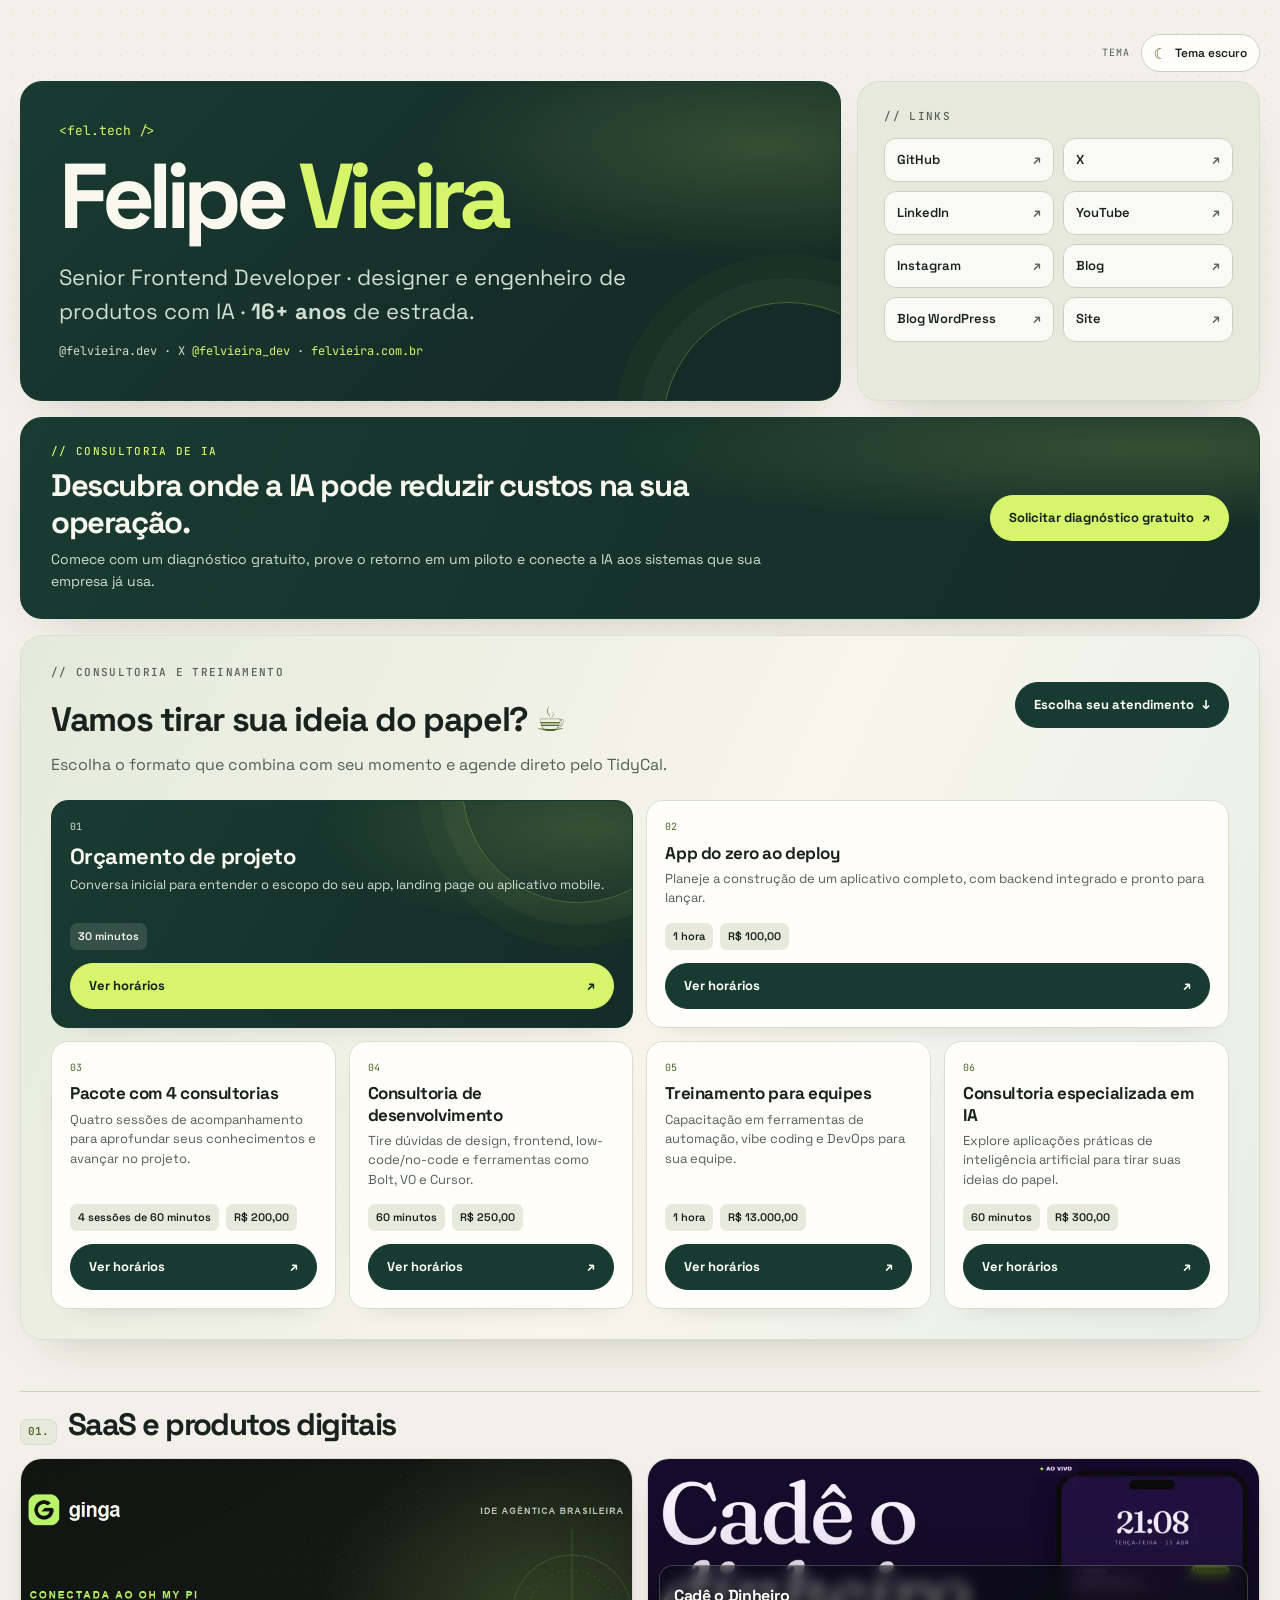
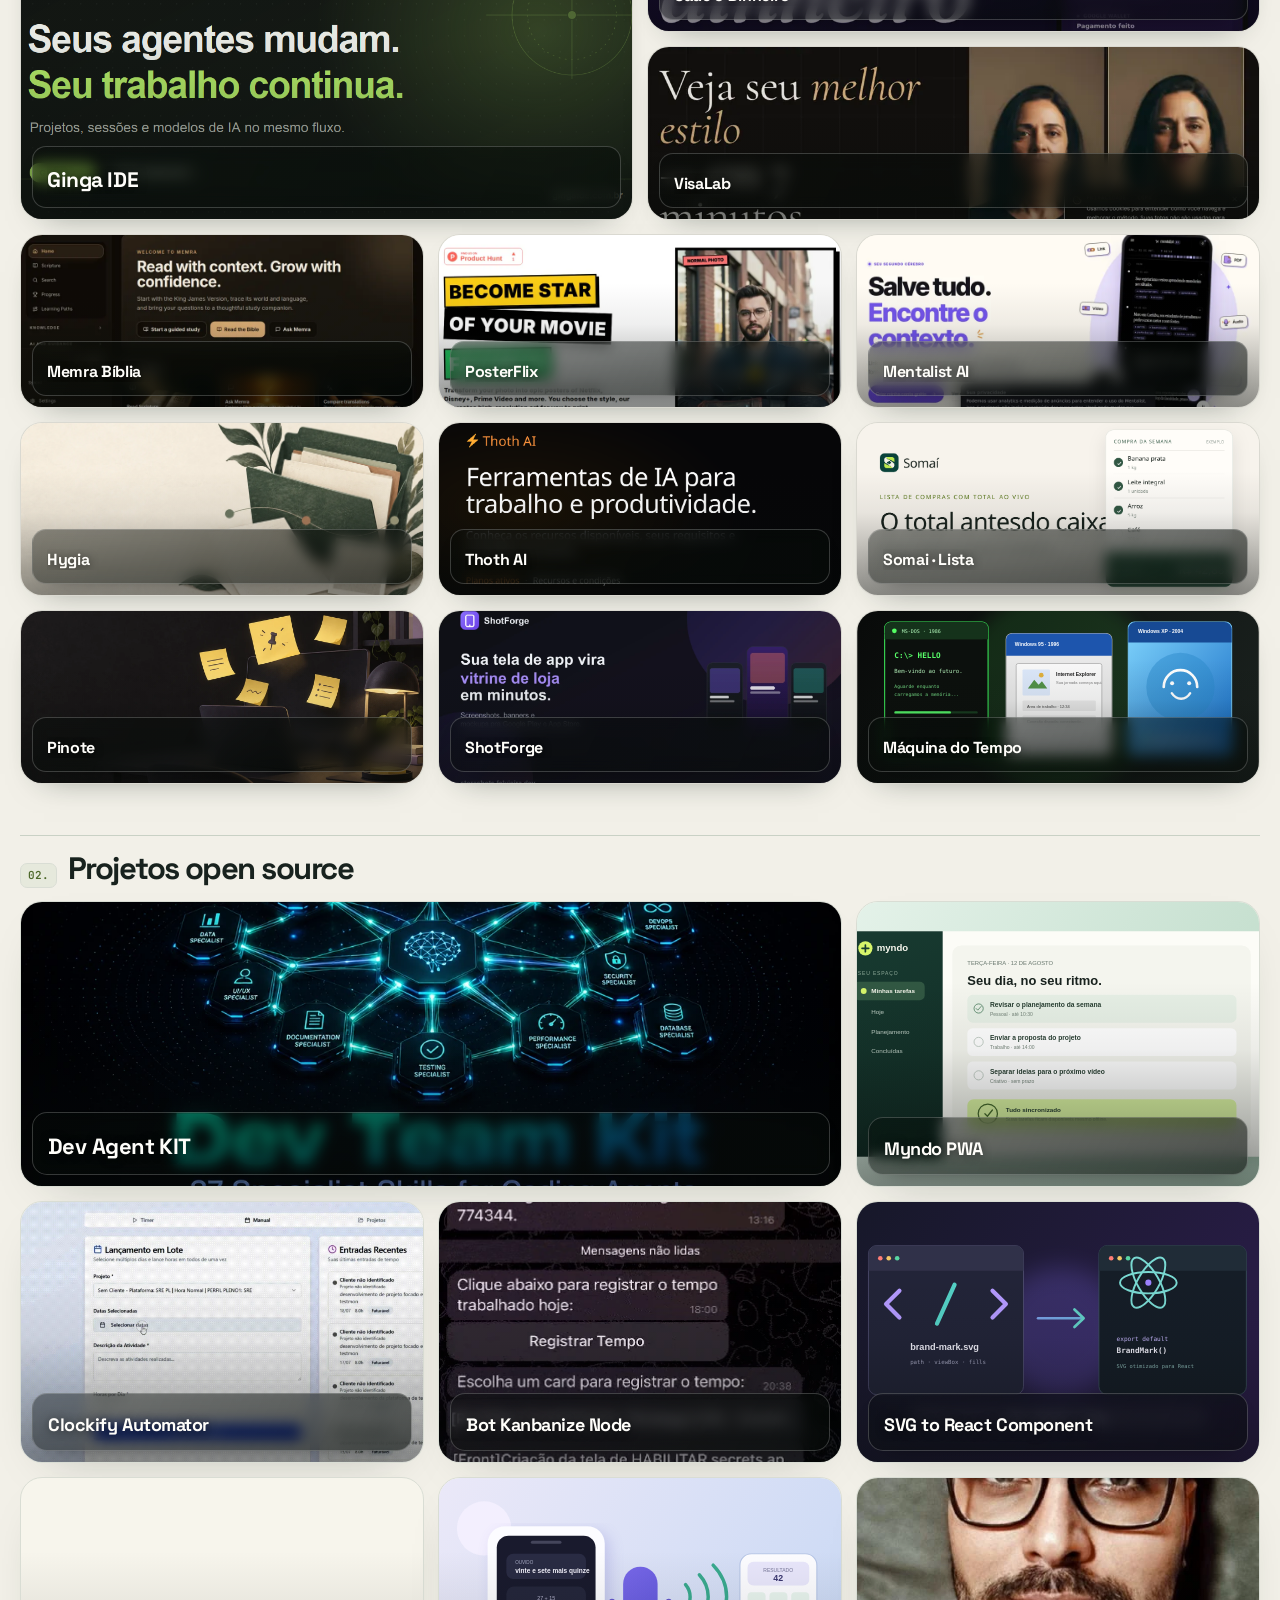
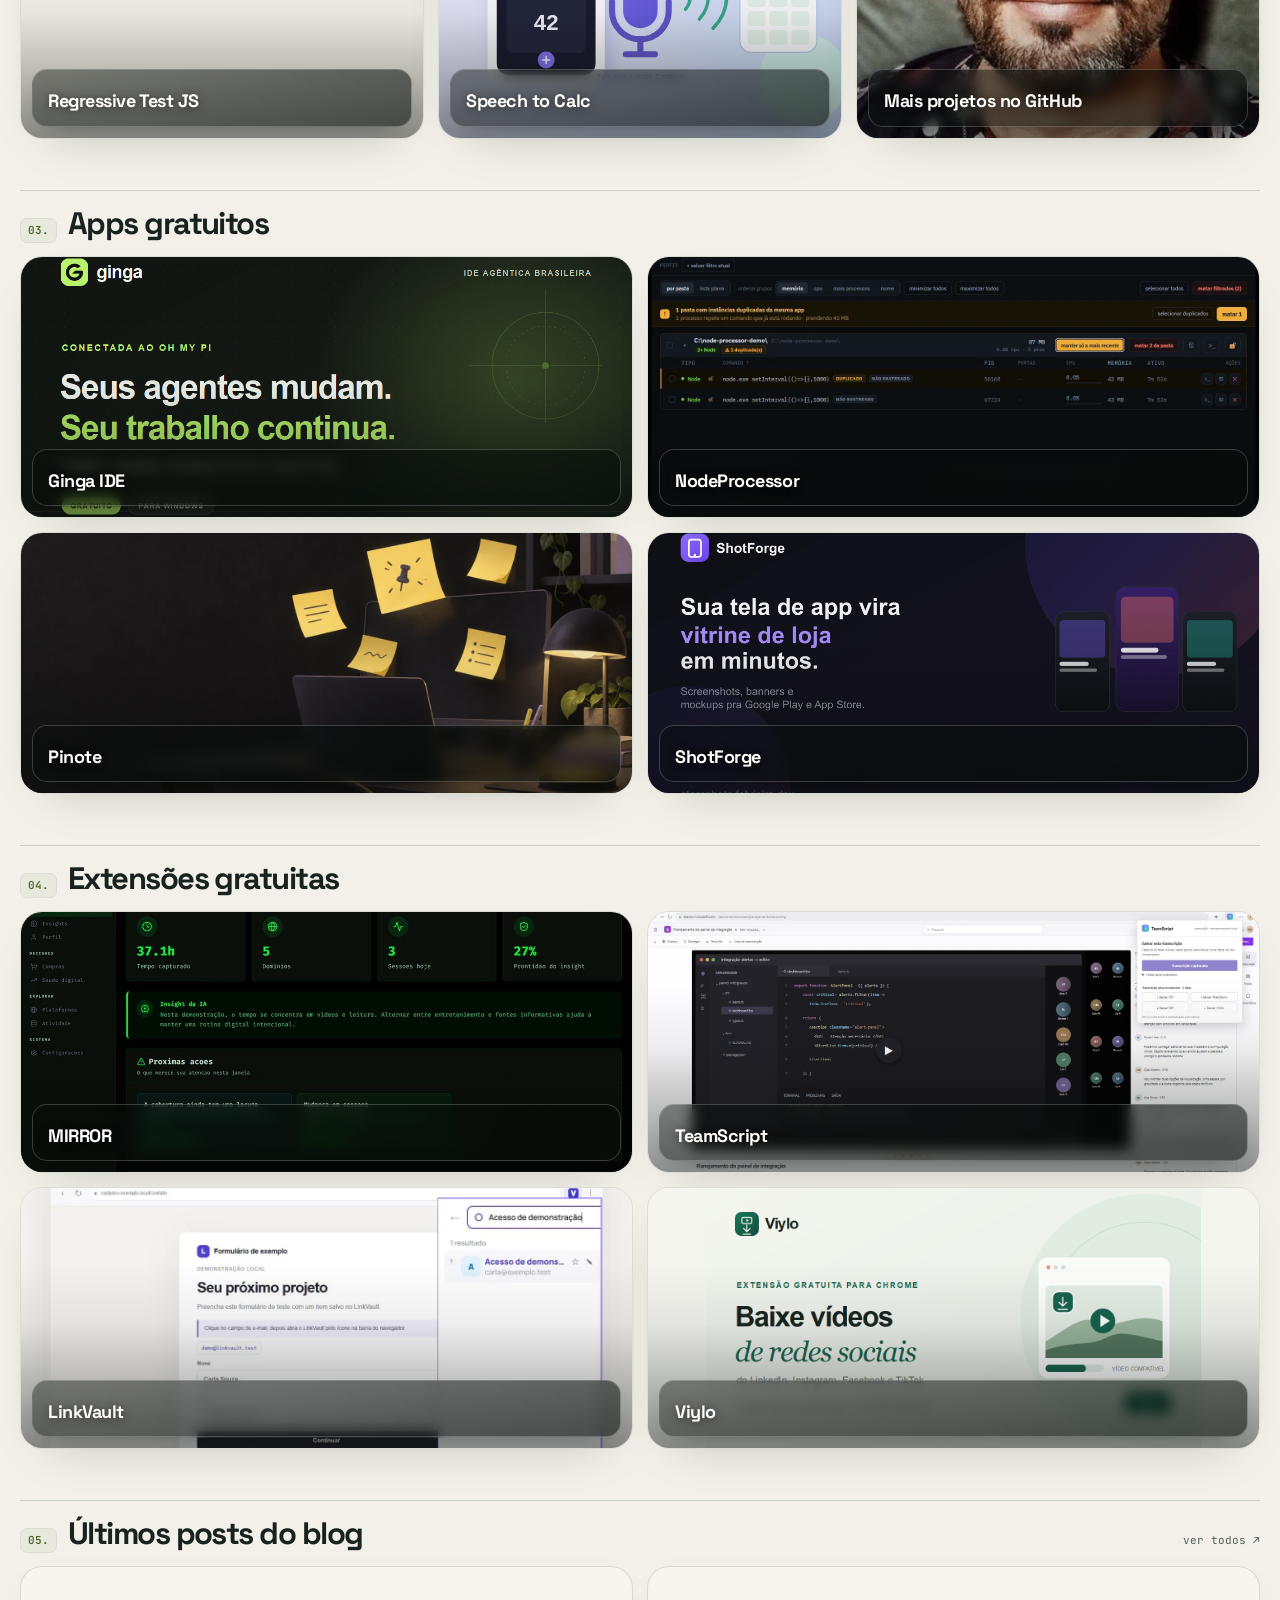
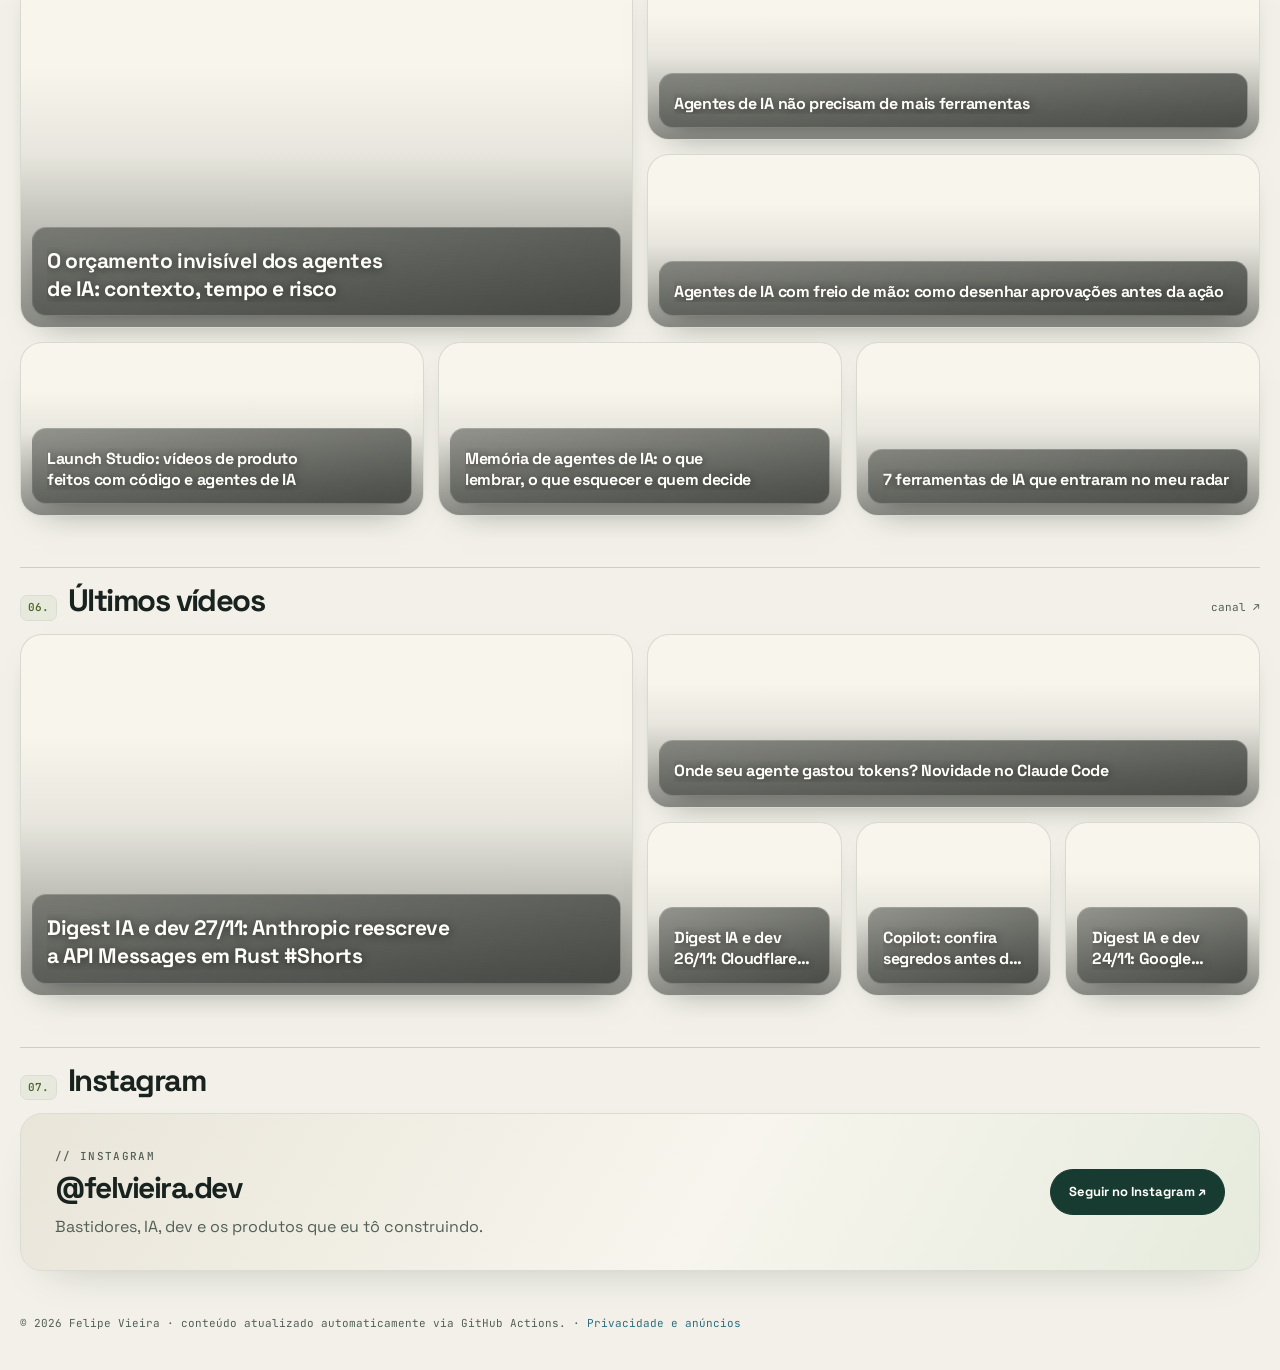
<file: index.html>
<!doctype html><html lang="pt-BR"><head><meta charset="utf-8"><meta name="viewport" content="width=device-width,initial-scale=1"><meta name="theme-color" content="#f2f0e8">
<title>Felipe Vieira — Senior Frontend Dev & IA</title>
<meta name="description" content="Felipe Vieira: consultoria em IA com diagnóstico gratuito, produtos digitais, projetos open source, apps gratuitos, extensões, blog e vídeos.">
<link rel="preconnect" href="https://fonts.googleapis.com"><link href="https://fonts.googleapis.com/css2?family=Space+Grotesk:wght@400;500;700&family=JetBrains+Mono:wght@400;600&display=swap" rel="stylesheet">
<script>try{const saved=localStorage.getItem('felvieira-theme');document.documentElement.dataset.theme=saved==='dark'?'dark':'light'}catch{document.documentElement.dataset.theme='light'}</script>
<link rel="stylesheet" href="style.css?v=portfolio-viylo-card-fit-20261015">  <script async src="https://pagead2.googlesyndication.com/pagead/js/adsbygoogle.js?client=ca-pub-7742549245155822" crossorigin="anonymous"></script>
</head><body><a class="skip-link" href="#conteudo">Pular para o conteúdo</a><div class="grid-bg" aria-hidden="true"></div>
<main class="bento" id="conteudo">
  <div class="theme-control">
    <span class="mono">Tema</span>
    <button class="theme-toggle" id="theme-toggle" type="button" aria-label="Ativar tema escuro">
      <span class="theme-icon" aria-hidden="true">☾</span><span class="theme-name">Tema escuro</span>
    </button>
  </div>
  <section class="tile hero">
    <p class="tag mono">&lt;fel.tech /&gt;</p>
    <h1>Felipe <span class="acc">Vieira</span></h1>
    <p class="role">Senior Frontend Developer · designer e engenheiro de produtos com IA · <b>16+ anos</b> de estrada.</p>
    <p class="handles mono">@felvieira.dev · X <a href="https://x.com/felvieira_dev">@felvieira_dev</a> · <a href="https://www.felvieira.com.br">felvieira.com.br</a></p>
  </section>
  <section class="tile links">
    <h2 class="mono label">// links</h2>
    <nav>
      <a href="https://github.com/felvieira">GitHub <i>↗</i></a><a href="https://x.com/felvieira_dev">X <i>↗</i></a><a href="https://www.linkedin.com/in/felvieira">LinkedIn <i>↗</i></a>
      <a href="https://www.youtube.com/channel/UClX8duF1EEuwHImhTigFHEA">YouTube <i>↗</i></a><a href="https://www.instagram.com/felvieira.dev/">Instagram <i>↗</i></a><a href="https://felvieira.github.io/blog/">Blog <i>↗</i></a>
      <a href="https://blog.felvieira.com.br/">Blog WordPress <i>↗</i></a><a href="https://www.felvieira.com.br">Site <i>↗</i></a>
    </nav>
  </section>
  <section class="tile sales-callout" aria-labelledby="consultoria-ia-titulo">
    <div class="sales-copy">
      <p class="mono label">// consultoria de IA</p>
      <h2 id="consultoria-ia-titulo">Descubra onde a IA pode reduzir custos na sua operação.</h2>
      <p>Comece com um diagnóstico gratuito, prove o retorno em um piloto e conecte a IA aos sistemas que sua empresa já usa.</p>
    </div>
    <a class="btn sales-cta" href="https://www.felvieira.dev/#orcamento" target="_blank" rel="noopener noreferrer">Solicitar diagnóstico gratuito <span aria-hidden="true">↗</span></a>
  </section>
  <section class="tile cal" id="agenda" aria-labelledby="agenda-titulo">
    <div class="cal-head">
      <div><p class="mono label">// consultoria e treinamento</p><h2 id="agenda-titulo">Vamos tirar sua ideia do papel? <span class="acc">☕</span></h2></div>
      <a class="btn cal-cta" href="#booking-options">Escolha seu atendimento <span aria-hidden="true">↓</span></a>
    </div>
    <p class="muted cal-intro">Escolha o formato que combina com seu momento e agende direto pelo TidyCal.</p>
    <div class="booking-grid" id="booking-options" aria-label="Tipos de agendamento"></div>
  </section>
  <h2 class="sec" id="produtos-titulo"><span class="mono acc">01.</span> SaaS e produtos digitais</h2>
  <div class="products" id="products" aria-labelledby="produtos-titulo"></div>
  <h2 class="sec" id="opensource-titulo"><span class="mono acc">02.</span> Projetos open source</h2>
  <div class="link-card-grid" id="opensource" aria-labelledby="opensource-titulo"></div>
  <h2 class="sec" id="apps-gratuitos-titulo"><span class="mono acc">03.</span> Apps gratuitos</h2>
  <div class="link-card-grid link-card-grid--two" id="free-apps" aria-labelledby="apps-gratuitos-titulo"></div>
  <h2 class="sec" id="extensoes-titulo"><span class="mono acc">04.</span> Extensões gratuitas</h2>
  <div class="link-card-grid link-card-grid--two" id="free-extensions" aria-labelledby="extensoes-titulo"></div>
  <h2 class="sec" id="posts-titulo"><span class="mono acc">05.</span> Últimos posts do blog <a href="https://felvieira.github.io/blog/">ver todos ↗</a></h2>
  <div class="posts" id="posts" aria-labelledby="posts-titulo"></div>
  <h2 class="sec" id="videos-titulo"><span class="mono acc">06.</span> Últimos vídeos <a href="https://www.youtube.com/channel/UClX8duF1EEuwHImhTigFHEA">canal ↗</a></h2>
  <div class="videos" id="videos" aria-labelledby="videos-titulo"></div>
  <h2 class="sec" id="instagram-titulo"><span class="mono acc">07.</span> Instagram</h2>
  <section class="tile insta" id="insta" aria-labelledby="instagram-titulo"><div><p class="mono label">// instagram</p><h3>@felvieira.dev</h3><p class="muted">Bastidores, IA, dev e os produtos que eu tô construindo.</p></div><a class="btn ig" href="https://www.instagram.com/felvieira.dev/" target="_blank" rel="noopener">Seguir no Instagram ↗</a></section>
</main>
<footer class="mono muted">© <span id="y"></span> Felipe Vieira · conteúdo atualizado automaticamente via GitHub Actions. · <a href="privacy.html">Privacidade e anúncios</a></footer>
<script src="app.js?v=portfolio-free-viylo-card-fit-20261015"></script>
</body></html>
</file>
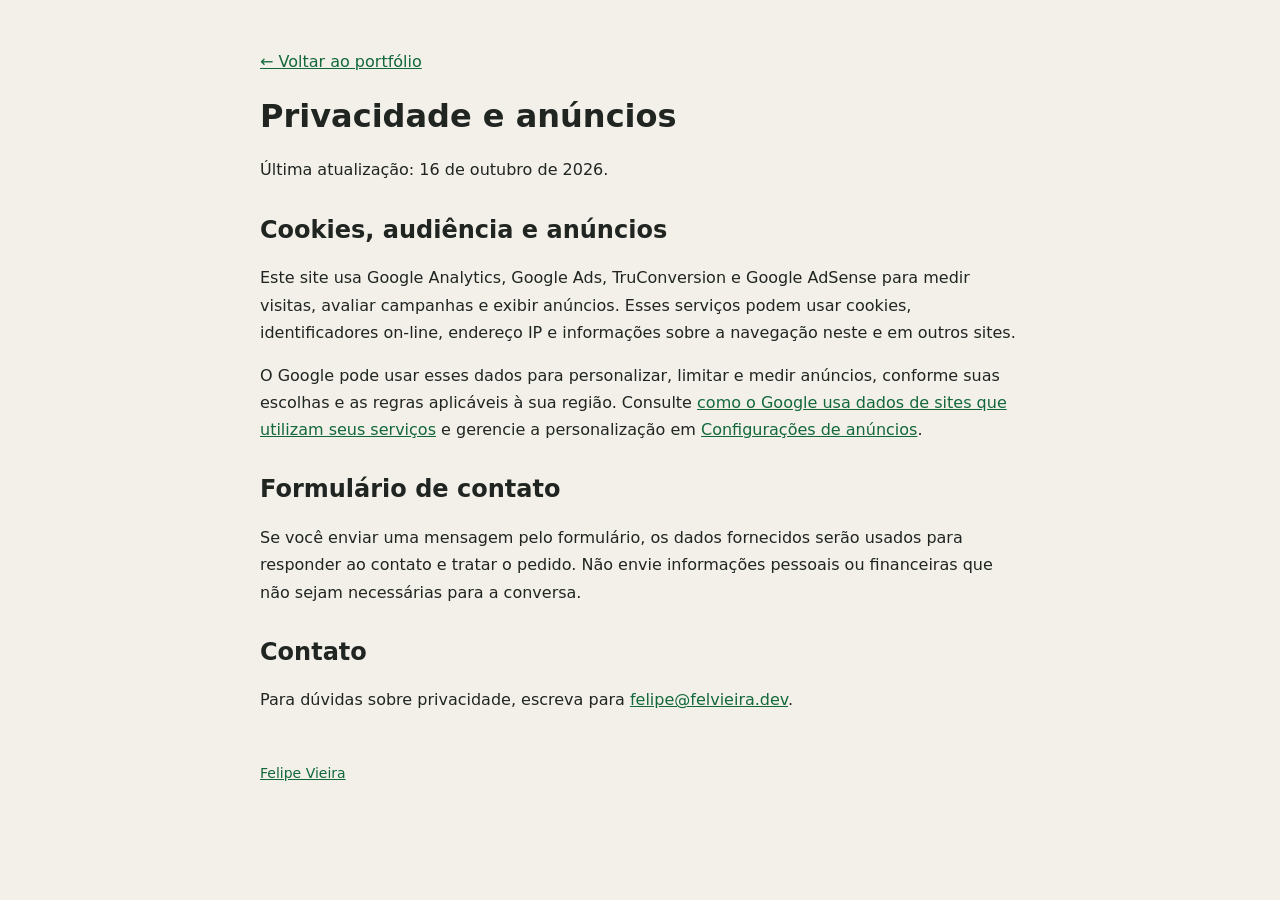
<file: privacy.html>
<!doctype html>
<html lang="pt-BR">
  <head>
    <meta charset="utf-8" />
    <meta name="viewport" content="width=device-width, initial-scale=1" />
    <meta name="robots" content="index,follow" />
    <title>Privacidade e anúncios — Felipe Vieira</title>
    <meta name="description" content="Informações sobre dados, cookies, análise de audiência e anúncios no site de Felipe Vieira." />
    <script async src="https://pagead2.googlesyndication.com/pagead/js/adsbygoogle.js?client=ca-pub-7742549245155822" crossorigin="anonymous"></script>
    <style>
      body{margin:0;background:#f2f0e8;color:#202522;font:16px/1.7 system-ui,sans-serif}main{max-width:760px;margin:0 auto;padding:48px 24px 96px}h1,h2{line-height:1.2}a{color:#12683b}section{margin:32px 0}footer{margin-top:48px;font-size:14px}
    </style>
  </head>
  <body>
    <main>
      <a href="/">← Voltar ao portfólio</a>
      <h1>Privacidade e anúncios</h1>
      <p>Última atualização: 16 de outubro de 2026.</p>
      <section>
        <h2>Cookies, audiência e anúncios</h2>
        <p>Este site usa Google Analytics, Google Ads, TruConversion e Google AdSense para medir visitas, avaliar campanhas e exibir anúncios. Esses serviços podem usar cookies, identificadores on-line, endereço IP e informações sobre a navegação neste e em outros sites.</p>
        <p>O Google pode usar esses dados para personalizar, limitar e medir anúncios, conforme suas escolhas e as regras aplicáveis à sua região. Consulte <a href="https://policies.google.com/technologies/ads">como o Google usa dados de sites que utilizam seus serviços</a> e gerencie a personalização em <a href="https://adssettings.google.com/">Configurações de anúncios</a>.</p>
      </section>
      <section>
        <h2>Formulário de contato</h2>
        <p>Se você enviar uma mensagem pelo formulário, os dados fornecidos serão usados para responder ao contato e tratar o pedido. Não envie informações pessoais ou financeiras que não sejam necessárias para a conversa.</p>
      </section>
      <section>
        <h2>Contato</h2>
        <p>Para dúvidas sobre privacidade, escreva para <a href="mailto:felipe@felvieira.dev">felipe@felvieira.dev</a>.</p>
      </section>
      <footer><a href="/">Felipe Vieira</a></footer>
    </main>
  </body>
</html>
</file>
<file: style.css>
:root {
  color-scheme: light;
  --paper: #f2f0e8;
  --ink: #18221e;
  --muted: #526057;
  --line: #d9ddd4;
  --line-strong: #c9d1c5;
  --forest: #183b31;
  --forest-soft: #234c3d;
  --lime: #d7f56b;
  --accent-strong: #4d682a;
  --focus-ring: #506b29;
  --blue: #2c6e80;
  --card: #fffefa;
  --radius: 22px;
  --surface-soft: #e6e9dc;
  --surface-warm: #f7f5ec;
  --hero-start: #193b31;
  --hero-end: #142c26;
  --hero-text: #f8f8ee;
  --hero-muted: #d2ddd4;
  --hero-link: #d7f56b;
  --hero-glow: rgba(215, 245, 107, .17);
  --cal-gradient: linear-gradient(115deg, #e4eadb, #f7f5ec 55%, #e7efe6);
  --insta-gradient: linear-gradient(120deg, #e9e5d9, #f7f5ed 56%, #e6ebdd);
  --pattern: rgba(24, 59, 49, .12);
  --media-panel: rgba(250, 250, 244, .79);
  --media-panel-border: rgba(255, 255, 255, .76);
  --media-text: #18221e;
  --media-copy: rgba(24, 34, 30, .82);
  --media-accent: #3f602f;
  --shadow: 0 18px 48px -32px rgba(22, 39, 30, .35);
}

:root[data-theme="dark"] {
  color-scheme: dark;
  --paper: #0b110e;
  --ink: #edf2ea;
  --muted: #a5b0a5;
  --line: #26372c;
  --line-strong: #34483a;
  --forest: #31553f;
  --forest-soft: #416b4e;
  --lime: #d7f56b;
  --accent-strong: #c3e982;
  --focus-ring: #d7f56b;
  --blue: #8ccbd8;
  --card: #151e18;
  --surface-soft: #18241c;
  --surface-warm: #101812;
  --hero-start: #234638;
  --hero-end: #14271e;
  --hero-text: #f3f7ef;
  --hero-muted: #d0ddcf;
  --hero-link: #ddf892;
  --hero-glow: rgba(215, 245, 107, .13);
  --cal-gradient: linear-gradient(115deg, #17231b, #111a14 55%, #18261c);
  --insta-gradient: linear-gradient(120deg, #1c251e, #151e18 56%, #20281d);
  --pattern: rgba(215, 245, 107, .075);
  --media-panel: rgba(10, 18, 14, .72);
  --media-panel-border: rgba(255, 255, 255, .2);
  --media-text: #f3f7ef;
  --media-copy: rgba(243, 247, 239, .9);
  --media-accent: #d7f56b;
  --shadow: 0 18px 48px -32px rgba(0, 0, 0, .8);
}

* { box-sizing: border-box; }
html { scroll-behavior: smooth; scroll-padding-top: 24px; }
body {
  margin: 0;
  background: var(--paper);
  color: var(--ink);
  font-family: 'Space Grotesk', system-ui, sans-serif;
  line-height: 1.55;
  -webkit-font-smoothing: antialiased;
}

.grid-bg {
  position: fixed;
  z-index: -1;
  inset: 0;
  background-image: radial-gradient(var(--pattern) .8px, transparent .8px);
  background-size: 22px 22px;
  opacity: .32;
  mask-image: linear-gradient(to bottom, #000, transparent 82%);
  pointer-events: none;
}

a { color: var(--blue); text-decoration: none; }
a:focus-visible, button:focus-visible { outline: 3px solid var(--focus-ring); outline-offset: 4px; }
.mono { font-family: 'JetBrains Mono', monospace; }
.acc { color: var(--lime); }
.muted { color: var(--muted); }
.small { font-size: 12px; }

.skip-link {
  position: fixed;
  z-index: 10;
  top: 12px;
  left: 12px;
  padding: 10px 14px;
  transform: translateY(-160%);
  border-radius: 999px;
  background: var(--lime);
  color: var(--ink);
  font-weight: 700;
}
.skip-link:focus { transform: translateY(0); }

.theme-control {
  grid-column: 1 / -1;
  display: flex;
  align-items: center;
  justify-content: flex-end;
  gap: 11px;
  margin-bottom: -7px;
}
.theme-control > span { color: var(--muted); font-size: 10px; letter-spacing: .08em; text-transform: uppercase; }
.theme-toggle {
  display: inline-flex;
  align-items: center;
  gap: 8px;
  min-height: 38px;
  padding: 7px 12px;
  border: 1px solid var(--line-strong);
  border-radius: 999px;
  background: var(--card);
  color: var(--ink);
  font: 600 12px 'Space Grotesk', system-ui, sans-serif;
  cursor: pointer;
  transition: border-color .2s, background .2s, transform .2s;
}
.theme-toggle:hover { transform: translateY(-1px); border-color: var(--accent-strong); background: var(--surface-soft); }
.theme-toggle:focus-visible { outline-offset: 3px; }
.theme-icon { color: var(--accent-strong); font-size: 15px; line-height: 1; }

.bento {
  width: min(100% - 40px, 1240px);
  margin: 0 auto;
  padding: 34px 0 22px;
  display: grid;
  grid-template-columns: repeat(12, minmax(0, 1fr));
  gap: 16px;
}

.tile {
  position: relative;
  overflow: hidden;
  border: 1px solid var(--line);
  border-radius: var(--radius);
  background: var(--card);
  color: var(--ink);
  box-shadow: var(--shadow);
}
.tile:focus-visible { outline-offset: 4px; }

.hero {
  grid-column: span 8;
  min-height: 320px;
  padding: 34px 38px;
  display: flex;
  flex-direction: column;
  justify-content: center;
  isolation: isolate;
  border-color: var(--forest);
  background:
    radial-gradient(ellipse at 91% 20%, var(--hero-glow), transparent 32%),
    linear-gradient(135deg, var(--hero-start), var(--hero-end) 74%);
  color: var(--hero-text);
}
.hero::after {
  content: '';
  position: absolute;
  z-index: -1;
  width: 250px;
  height: 250px;
  right: -74px;
  bottom: -154px;
  border: 1px solid rgba(215, 245, 107, .28);
  border-radius: 50%;
  box-shadow: 0 0 0 24px rgba(215, 245, 107, .035), 0 0 0 48px rgba(215, 245, 107, .025);
}
.tag { margin: 0 0 12px; color: var(--hero-link); font-size: 13px; }
h1 {
  margin: 0;
  font-size: clamp(52px, 7.3vw, 92px);
  line-height: .94;
  letter-spacing: -.07em;
}
.role { max-width: 650px; margin: 20px 0 14px; color: var(--hero-muted); font-size: clamp(17px, 1.8vw, 22px); }
.handles { margin: 0; color: var(--hero-muted); font-size: 12px; }
.handles a { color: var(--hero-link); }

.links { grid-column: span 4; padding: 26px; background: var(--surface-soft); }
.label { margin: 0 0 13px; color: var(--muted); font-size: 11px; font-weight: 500; text-transform: uppercase; letter-spacing: .12em; }
.links nav { display: grid; grid-template-columns: 1fr 1fr; gap: 9px; }
.links nav a {
  display: flex;
  min-width: 0;
  align-items: center;
  justify-content: space-between;
  gap: 8px;
  padding: 11px 12px;
  border: 1px solid var(--line-strong);
  border-radius: 12px;
  background: color-mix(in srgb, var(--card) 82%, transparent);
  color: var(--ink);
  font-size: 13px;
  font-weight: 600;
  transition: background .2s, border-color .2s, transform .2s;
}
.links nav a i { color: var(--muted); font-size: 13px; font-style: normal; }
.links nav a:hover { transform: translateY(-2px); border-color: var(--accent-strong); background: var(--card); }

.sales-callout {
  grid-column: 1 / -1;
  display: grid;
  grid-template-columns: minmax(0, 1fr) auto;
  align-items: center;
  gap: 24px;
  padding: 25px 30px;
  border-color: var(--forest);
  background:
    radial-gradient(ellipse at 92% 15%, var(--hero-glow), transparent 34%),
    linear-gradient(115deg, var(--hero-start), var(--hero-end));
  color: var(--hero-text);
}
.sales-callout .label { margin-bottom: 7px; color: var(--hero-link); }
.sales-callout h2 { max-width: 740px; margin: 0; font-size: clamp(23px, 3vw, 31px); line-height: 1.18; letter-spacing: -.045em; }
.sales-callout .sales-copy > p:last-child { max-width: 720px; margin: 9px 0 0; color: var(--hero-muted); font-size: 14px; }
.sales-cta { white-space: nowrap; }

.cal {
  grid-column: 1 / -1;
  padding: 28px 30px 30px;
  background: var(--cal-gradient);
}
.cal-head { display: flex; align-items: center; justify-content: space-between; gap: 16px; flex-wrap: wrap; }
.cal h2 { margin: 0; font-size: clamp(24px, 3vw, 34px); letter-spacing: -.04em; }
.cal .acc { color: var(--accent-strong); }
.cal-intro { max-width: 700px; margin: 7px 0 22px; }
.btn {
  display: inline-flex;
  align-items: center;
  justify-content: center;
  min-height: 46px;
  padding: 11px 18px;
  border: 1px solid var(--forest);
  border-radius: 999px;
  background: var(--forest);
  color: #fffefa;
  font-size: 13px;
  font-weight: 700;
  transition: transform .2s, background .2s, box-shadow .2s;
}
.btn > span { display: inline-flex; margin-left: 8px; }
.btn:hover { transform: translateY(-2px); background: var(--forest-soft); box-shadow: 0 8px 20px -12px var(--forest); }
.sales-callout .sales-cta { border-color: var(--lime); background: var(--lime); color: #18221e; }
.sales-callout .sales-cta:hover { border-color: var(--hero-link); background: var(--hero-link); color: #18221e; box-shadow: 0 8px 20px -12px var(--hero-glow); }
.booking-grid { display: grid; grid-template-columns: repeat(4, minmax(0, 1fr)); gap: 13px; }
.booking-card {
  position: relative;
  overflow: hidden;
  display: flex;
  min-width: 0;
  flex-direction: column;
  align-items: flex-start;
  padding: 18px;
  border: 1px solid var(--line);
  border-radius: 17px;
  background: var(--card);
  color: var(--ink);
  box-shadow: 0 12px 28px -24px rgba(0, 0, 0, .3);
}
.booking-card:first-child, .booking-card:nth-child(2) { grid-column: span 2; min-height: 206px; }
.booking-card:first-child {
  isolation: isolate;
  border-color: var(--forest);
  background: radial-gradient(ellipse at 93% 12%, var(--hero-glow), transparent 36%), linear-gradient(120deg, var(--hero-start), var(--hero-end));
  color: var(--hero-text);
}
.booking-card:first-child::after {
  content: '';
  position: absolute;
  z-index: -1;
  top: -130px;
  right: -62px;
  width: 230px;
  height: 230px;
  border: 1px solid rgba(215, 245, 107, .24);
  border-radius: 50%;
  box-shadow: 0 0 0 22px rgba(215, 245, 107, .035), 0 0 0 44px rgba(215, 245, 107, .025);
}
.booking-index { color: var(--accent-strong); font-size: 10px; }
.booking-card h3 { margin: 8px 0 5px; font-size: 17px; line-height: 1.25; letter-spacing: -.025em; }
.booking-card > p { flex: 1; margin: 0; color: var(--muted); font-size: 13px; line-height: 1.5; }
.booking-meta { display: flex; flex-wrap: wrap; gap: 7px; margin: 15px 0 13px; }
.booking-meta span { padding: 5px 8px; border-radius: 7px; background: var(--surface-soft); color: var(--ink); font-size: 11px; font-weight: 600; }
.booking-link { gap: 8px; width: 100%; justify-content: space-between; }
.booking-card:first-child .booking-index,
.booking-card:first-child > p { color: var(--hero-muted); }
.booking-card:first-child h3 { font-size: 22px; }
.booking-card:first-child .booking-meta span { background: rgba(255, 255, 255, .12); color: var(--hero-text); }
.booking-card:first-child .booking-link { border-color: var(--lime); background: var(--lime); color: #18221e; }
.booking-card:first-child .booking-link:hover { border-color: var(--hero-link); background: var(--hero-link); color: #18221e; }

.sec {
  grid-column: 1 / -1;
  display: flex;
  align-items: baseline;
  gap: 11px;
  margin: 35px 0 -3px;
  padding-top: 14px;
  border-top: 1px solid var(--line-strong);
  font-size: clamp(23px, 3vw, 31px);
  line-height: 1.2;
  letter-spacing: -.05em;
}
.sec > .mono { display: inline-flex; min-width: 35px; align-items: center; justify-content: center; padding: 5px 7px; border: 1px solid var(--line); border-radius: 7px; background: var(--surface-soft); color: var(--accent-strong); font-size: 11px; font-weight: 600; letter-spacing: 0; }
.sec a { margin-left: auto; color: var(--muted); font-family: 'JetBrains Mono', monospace; font-size: 11px; font-weight: 400; letter-spacing: 0; }
.sec a:hover { color: var(--accent-strong); }

.products, .posts, .videos {
  grid-column: 1 / -1;
  display: grid;
  grid-template-columns: repeat(6, minmax(0, 1fr));
  grid-auto-rows: 174px;
  grid-auto-flow: dense;
  gap: 14px;
}
.media {
  display: block;
  isolation: isolate;
  border-color: rgba(24, 34, 30, .13);
  background: var(--surface-warm);
  color: var(--media-text);
  box-shadow: 0 14px 32px -24px rgba(22, 39, 30, .6);
  transition: transform .25s ease, box-shadow .25s ease, border-color .25s ease;
}
.media:hover { transform: translateY(-4px); border-color: rgba(24, 59, 49, .45); box-shadow: 0 22px 38px -24px rgba(22, 39, 30, .48); }
.media:focus-visible { outline: none; box-shadow: 0 0 0 3px var(--focus-ring), 0 22px 38px -24px rgba(22, 39, 30, .48); }
.media img, .link-card > img { position: absolute; z-index: -2; inset: 0; width: 100%; height: 100%; object-fit: cover; object-position: center; transition: transform .55s cubic-bezier(.2,.7,.2,1); }
.media:hover img, .media:focus-visible img, .media:focus-within img, .link-card:hover > img, .link-card:focus-visible > img, .link-card:focus-within > img { transform: scale(1.04); }
.media::after, .link-card::after { content: ''; position: absolute; z-index: -1; inset: 0; background: linear-gradient(180deg, rgba(8, 12, 10, 0) 28%, rgba(8, 12, 10, .08) 52%, rgba(8, 12, 10, .55) 100%); opacity: .84; transition: opacity .24s ease; }
.media:hover::after, .media:focus-visible::after, .media:focus-within::after, .link-card:hover::after, .link-card:focus-visible::after, .link-card:focus-within::after { opacity: 1; }
.media .body, .link-card__body { position: absolute; inset: auto 11px 11px; display: flex; flex-direction: column; gap: 7px; overflow: hidden; max-height: calc(100% - 22px); padding: 12px 14px 13px; border: 1px solid rgba(255, 255, 255, .2); border-radius: 14px; background: linear-gradient(115deg, rgba(7, 12, 9, .38), rgba(7, 12, 9, .54)); box-shadow: 0 10px 24px -18px rgba(0, 0, 0, .72); color: #fffefa; backdrop-filter: blur(7px) saturate(115%); -webkit-backdrop-filter: blur(7px) saturate(115%); }
.media .body__details, .link-card__details { overflow: hidden; max-height: 0; opacity: 0; transform: translateY(7px); transition: max-height .34s cubic-bezier(.2,.7,.2,1), opacity .2s ease, transform .28s cubic-bezier(.2,.7,.2,1); }
.media h3 { display: -webkit-box; overflow: hidden; margin: 0; color: #fffefa; font-size: 16px; line-height: 1.32; letter-spacing: -.02em; text-shadow: 0 1px 8px rgba(0, 0, 0, .55); text-wrap: balance; -webkit-box-orient: vertical; -webkit-line-clamp: 2; }
.media p { display: -webkit-box; overflow: hidden; margin: 0; color: rgba(255, 254, 250, .88); font-size: 13px; line-height: 1.48; text-wrap: pretty; -webkit-box-orient: vertical; -webkit-line-clamp: 2; }
.media .small, .date { color: var(--lime); font-size: 11px; }
.date { display: block; margin-bottom: 5px; }
.media:hover .body__details, .media:focus-visible .body__details, .media:focus-within .body__details { max-height: 90px; opacity: 1; transform: translateY(0); }
.media:hover .body, .media:focus-visible .body, .media:focus-within .body, .link-card:hover .link-card__body, .link-card:focus-visible .link-card__body, .link-card:focus-within .link-card__body { border-color: rgba(255, 255, 255, .3); background: linear-gradient(115deg, rgba(7, 12, 9, .5), rgba(7, 12, 9, .68)); }
.big { grid-column: span 3; grid-row: span 2; }
.big h3 { font-size: 21px; }
.wide { grid-column: span 3; }
.sq { grid-column: span 2; }
.one { grid-column: span 1; }
.link-card-grid {
  grid-column: 1 / -1;
  display: grid;
  grid-template-columns: repeat(3, minmax(0, 1fr));
  grid-auto-flow: dense;
  gap: 14px;
}
.link-card-grid--two { grid-template-columns: repeat(2, minmax(0, 1fr)); }
.link-card {
  position: relative;
  overflow: hidden;
  isolation: isolate;
  grid-column: span 1;
  min-height: 262px;
  display: block;
  padding: 0;
  background: var(--surface-warm);
  color: var(--media-text);
  transition: transform .22s ease, border-color .22s ease, box-shadow .22s ease;
}
.link-card--image-contain > img { object-fit: contain; background: #f4f5ef; }
.link-card:hover { transform: translateY(-3px); border-color: var(--accent-strong); box-shadow: 0 20px 38px -26px rgba(22, 39, 30, .42); }
.link-card__body { padding: 13px 15px; border-radius: 15px; transition: background-color .2s ease, border-color .2s ease; }
.link-card__details { display: flex; flex-direction: column; gap: 7px; }
.link-card__top { display: flex; align-items: center; justify-content: space-between; gap: 8px; }
.link-card__number, .link-card__kind { color: var(--lime); font-size: 10px; font-weight: 600; }
.link-card__kind { letter-spacing: .07em; }
.link-card h3 { margin: 0; color: #fffefa; font-size: 18px; line-height: 1.25; letter-spacing: -.025em; text-shadow: 0 1px 8px rgba(0, 0, 0, .55); text-wrap: balance; }
.link-card p { margin: 0; color: rgba(255, 254, 250, .88); font-size: 13px; line-height: 1.48; text-wrap: pretty; }
.link-card__meta { margin-top: auto; color: var(--lime); font-size: 11px; line-height: 1.45; }
.link-card__link { display: flex; align-items: center; justify-content: space-between; gap: 10px; padding-top: 8px; border-top: 1px solid rgba(255, 255, 255, .22); color: var(--lime); font-size: 13px; font-weight: 700; }
.link-card--featured { grid-column: span 2; min-height: 286px; }
.link-card--featured h3 { font-size: 22px; }
.link-card--profile .link-card__body { border-color: rgba(255, 255, 255, .2); }
.link-card:hover .link-card__details, .link-card:focus-visible .link-card__details, .link-card:focus-within .link-card__details { max-height: 180px; opacity: 1; transform: translateY(0); }
.more { grid-column: 1 / -1; padding: 12px; text-align: center; }

.insta {
  grid-column: 1 / -1;
  display: flex;
  align-items: center;
  justify-content: space-between;
  gap: 24px;
  padding: 30px 34px;
  background: var(--insta-gradient);
}
.insta h3 { margin: 0; font-size: 30px; letter-spacing: -.05em; }
.insta p { margin: 4px 0 0; }
.ig { border-color: var(--forest); background: var(--forest); color: #fffefa; }
.ig:hover { background: var(--forest-soft); }

footer { width: min(100% - 40px, 1240px); margin: 0 auto; padding: 22px 0 38px; color: var(--muted); font-size: 11px; }

@media (max-width: 900px) {
  .hero { grid-column: span 7; }
  .links { grid-column: span 5; padding: 22px; }
  .links nav { grid-template-columns: 1fr 1fr; }
  .booking-grid { grid-template-columns: repeat(2, minmax(0, 1fr)); }
  .products, .posts, .videos { grid-template-columns: repeat(4, minmax(0, 1fr)); }
  .link-card-grid { grid-template-columns: repeat(2, minmax(0, 1fr)); }
  .big { grid-column: span 4; }
  .link-card--featured { grid-column: span 2; }
  .wide { grid-column: span 2; }
  .sq, .one { grid-column: span 2; }
}

@media (max-width: 620px) {
  .bento { width: min(100% - 28px, 520px); padding-top: 14px; gap: 11px; }
  .hero, .links, .cal { grid-column: 1 / -1; }
  .hero { min-height: 290px; padding: 28px 24px; }
  h1 { font-size: clamp(51px, 14vw, 72px); }
  .role { max-width: 440px; margin-top: 17px; font-size: 17px; }
  .handles { font-size: 10px; line-height: 1.8; }
  .links { padding: 19px; }
  .links nav { gap: 7px; }
  .links nav a { padding: 10px; font-size: 12px; }
  .sales-callout { grid-template-columns: 1fr; gap: 17px; padding: 22px 19px; }
  .sales-callout .sales-copy > p:last-child { font-size: 13px; }
  .sales-cta { width: 100%; white-space: normal; }
  .cal { padding: 22px 19px; }
  .cal .btn { width: 100%; }
  .booking-grid { grid-template-columns: 1fr; gap: 9px; }
  .booking-card, .booking-card:first-child, .booking-card:nth-child(2) { grid-column: 1 / -1; min-height: 0; padding: 16px; }
  .booking-card:first-child h3 { font-size: 19px; }
  .sec { flex-wrap: wrap; gap: 8px; margin-top: 26px; padding-top: 11px; font-size: 23px; }
  .sec a { font-size: 9px; }
  .products, .posts, .videos { grid-template-columns: repeat(2, minmax(0, 1fr)); grid-auto-rows: 158px; gap: 9px; }
  .link-card-grid { grid-template-columns: 1fr; gap: 9px; }
  .link-card-grid--two { grid-template-columns: 1fr; }
  .link-card, .link-card--featured { grid-column: 1 / -1; min-height: 238px; }
  .big { grid-column: span 2; grid-row: span 2; }
  .big h3 { font-size: 19px; }
  .wide, .sq, .one { grid-column: span 1; }
  .media .body, .link-card__body { inset: auto 7px 7px; padding: 9px 10px 10px; border-radius: 11px; }
  .media h3 { font-size: 13px; }
  .media p { font-size: 11px; }
  .insta { align-items: flex-start; padding: 22px; }
  .insta > div { max-width: 340px; }
  .insta .btn { width: 100%; }
  footer { width: min(100% - 28px, 520px); padding-bottom: 26px; }
}

@media (hover: none) {
  .media .body__details { max-height: 90px; opacity: 1; transform: none; }
  .link-card__details { max-height: 180px; opacity: 1; transform: none; }
}

@media (prefers-reduced-motion: reduce) {
  *, *::before, *::after { scroll-behavior: auto !important; transition-duration: .01ms !important; animation-duration: .01ms !important; animation-iteration-count: 1 !important; }
  .media:hover, .media:focus-visible, .media:focus-within, .link-card:hover, .link-card:focus-visible, .link-card:focus-within { transform: none; }
  .media:hover img, .media:focus-visible img, .media:focus-within img, .link-card:hover > img, .link-card:focus-visible > img, .link-card:focus-within > img { transform: none; }
  .media .body__details, .link-card__details { transform: none; }
}
</file>
